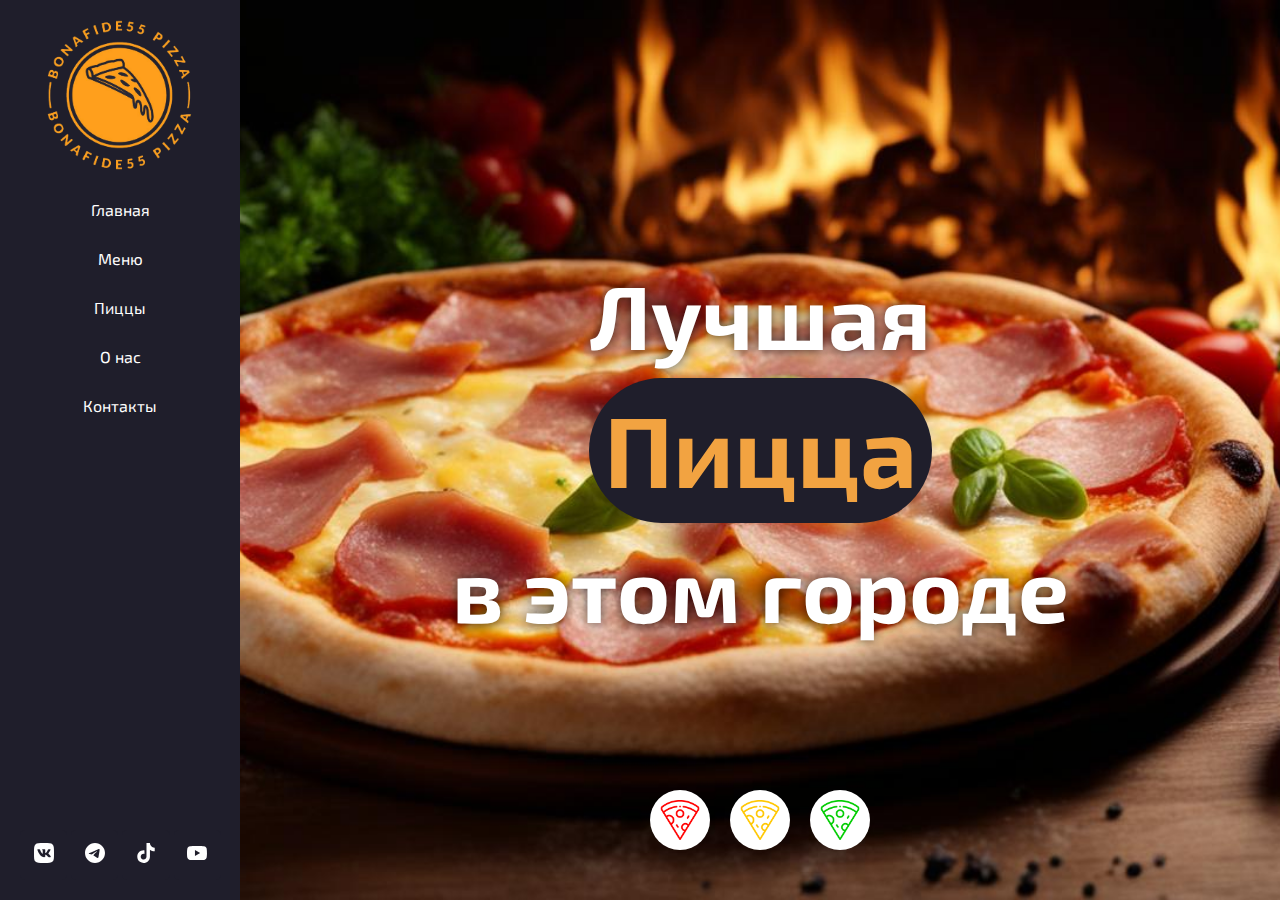
<file: index.html>
<!DOCTYPE html>
<html lang="ru">
<head>
    <meta charset="UTF-8">
    <meta name="viewport" content="width=device-width, initial-scale=1.0">
    <title>Главная - BonaFide Pizza</title>
    <link rel="stylesheet" href="style.css">
    <link rel="icon" href="img/favicon.png" type="image/png">
</head>
<body id="main-content">
    <header>
    <nav>
        <div class="popup">
            <img src="img\logo.png" alt="Логотип" id="logo" onclick="logo()"/>
            <div class="stobi-bilo"></div>
            <button class="btn" onclick="toggleMenu()">
                <span id="bar1"></span>
                <span id="bar2"></span>
                <span id="bar3"></span>
            </button>
        
                
            </div>
            <div class="popup-menu" id="popupMenu">
                <a href="index.html">Главная</a>
                <a href="menu.html">Меню</a>
                <a href="pizza.html">Пиццы</a>
                <a href="info.html">О нас</a>
                <a href="contact.html">Контакты</a>
            </div>
        </div>
        <img class="menu-desk" src="img\logo.png" alt="Логотип" id="logo" onclick="logo()"/>
        <a class="menu-desk" href="index.html">Главная</a>
        <a class="menu-desk" href="menu.html">Меню</a>
        <a class="menu-desk" href="pizza.html">Пиццы</a>
        <a class="menu-desk" href="info.html">О нас</a>
        <a class="menu-desk" href="contact.html">Контакты</a>

        <div class="icon-buttons">
            <button>
                <img width="20px" height="20px" src="icon/Vk-white.svg"/>
            </button>
            <button>
                <img width="20px" height="20px" src="icon/telegram-white.svg"/>
            </button>
            <button>
                <img width="20px" height="20px" src="icon/tik-tok-white.svg"/>
            </button>
            <button>
                <img width="20px" height="20px" src="icon/youtube-white.svg"/>
            </button>
        </div>
    </nav>
</header>

<div class="container">

    <div class="fon-text">
        <p>Лучшая</p>
    <div class="rectangle-box">
        <h1>Пицца</h1>
    </div>
    <p>в этом городе</p>
    </div>
    <div class="fon-button">
        <button onclick="changeBackground(1)"><img width="40px" height="40px" src="icon/red.png"/></button>
        <button onclick="changeBackground(2)"><img width="40px" height="40px" src="icon/orange.png"/></button>
        <button onclick="changeBackground(3)"><img width="40px" height="40px" src="icon/green.png"/></button>
    </div>
</div>

    <footer>
        <div class="icon-footer">
            <button>
                <img width="25px" height="25px" src="icon/Vk-white.svg"/>
            </button>
            <button>
                <img width="25px" height="25px" src="icon/telegram-white.svg"/>
            </button>
            <button>
                <img width="25px" height="25px" src="icon/tik-tok-white.svg"/>
            </button>
            <button>
                <img width="25px" height="25px" src="icon/youtube-white.svg"/>
            </button>
        </div>
    </footer>

    <script src="script.js" defer></script>

</body>
</html>
</file>
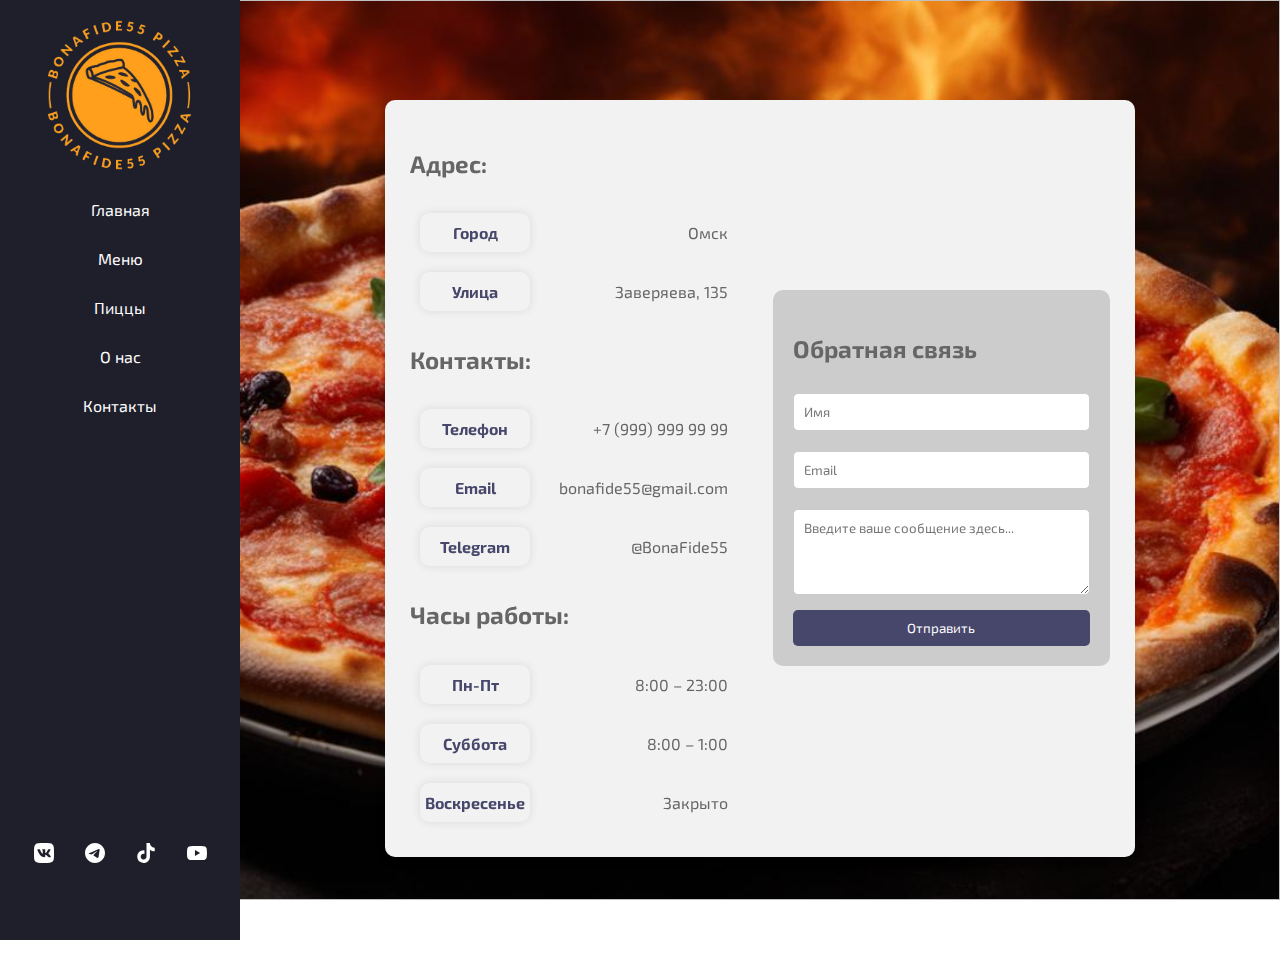
<file: contact.html>
<!DOCTYPE html>
<html lang="ru">
<head>
    <meta charset="UTF-8">
    <meta name="viewport" content="width=device-width, initial-scale=1.0">
    <title>Контакты - BonaFide Pizza</title>
    <link rel="stylesheet" href="style.css">
    <link rel="icon" href="img/favicon.png" type="image/png">
</head>
<body>
    <img class="fon-fixed">
    <header>
        <nav>
            <div class="popup">
                <img src="img\logo.png" alt="Логотип" id="logo" onclick="logo()"/>
                <div class="stobi-bilo"></div>
                <button class="btn" onclick="toggleMenu()">
                    <span id="bar1"></span>
                    <span id="bar2"></span>
                    <span id="bar3"></span>
                </button>
            
                    
                </div>
                <div class="popup-menu" id="popupMenu">
                    <a href="index.html">Главная</a>
                    <a href="menu.html">Меню</a>
                    <a href="pizza.html">Пиццы</a>
                    <a href="info.html">О нас</a>
                    <a href="contact.html">Контакты</a>
                </div>
            </div>
            <img class="menu-desk" src="img\logo.png" alt="Логотип" id="logo" onclick="logo()"/>
            <a class="menu-desk" href="index.html">Главная</a>
            <a class="menu-desk" href="menu.html">Меню</a>
            <a class="menu-desk" href="pizza.html">Пиццы</a>
            <a class="menu-desk" href="info.html">О нас</a>
            <a class="menu-desk" href="#">Контакты</a>
    
            <div class="icon-buttons">
                <button>
                    <img width="20px" height="20px" src="icon/Vk-white.svg"/>
                </button>
                <button>
                    <img width="20px" height="20px" src="icon/telegram-white.svg"/>
                </button>
                <button>
                    <img width="20px" height="20px" src="icon/tik-tok-white.svg"/>
                </button>
                <button>
                    <img width="20px" height="20px" src="icon/youtube-white.svg"/>
                </button>
            </div>
        </nav>
    </header>

    <main>
        <div class="contactdiv">
            <div class="contact-info">

                <h2>Адрес:</h2>
                
                <div class="info-rov">
                    <div class="row-contact">
                        <div class="box-contact">Город</div>
                        <div class="number">Омск</div>
                    </div>

                    <div class="row-contact">
                        <div class="box-contact">Улица</div>
                        <div class="number">Заверяева, 135</div>
                    </div>

                </div>

                <h2>Контакты:</h2>

                <div class="info-rov">
                    <div class="row-contact">
                        <div class="box-contact">Телефон</div>
                        <div class="number">+7 (999) 999 99 99</div>
                    </div>

                    <div class="row-contact">
                        <div class="box-contact">Email</div>
                        <div class="number">bonafide55@gmail.com</div>
                    </div>

                    <div class="row-contact">
                        <div class="box-contact">Telegram</div>
                        <div class="number">@BonaFide55</div>
                    </div>
                </div>
                    
                <h2>Часы работы:</h2>

                <div class="info-rov">
                    <div class="row-contact">
                        <div class="box-contact">Пн-Пт</div>
                        <div class="number">8:00 – 23:00</div>
                    </div>

                    <div class="row-contact">
                        <div class="box-contact">Суббота</div>
                        <div class="number">8:00 – 1:00</div>
                    </div>

                    <div class="row-contact">
                        <div class="box-contact">Воскресенье</div>
                        <div class="number">Закрыто</div>
                    </div>
                </div>

            </div>

            <div class="contact-forma">
                <div class="feedback-form">
                    <h2>Обратная связь</h2>
                    <div class="form">
                       
                        <input placeholder="Имя" type="text">
            
                      
                        <input placeholder="Email" type="email" id="email" name="email" disabled>
            
    
                        <textarea placeholder="Введите ваше сообщение здесь..." id="message" rows="4"></textarea>

                        <button class="btn2">Отправить</button>
                    </div>
                        
                    
                </div>
            </div>
        </div>
    </main>

    <footer>
        <div class="icon-footer">
            <button>
                <img width="25px" height="25px" src="icon/Vk-white.svg"/>
            </button>
            <button>
                <img width="25px" height="25px" src="icon/telegram-white.svg"/>
            </button>
            <button>
                <img width="25px" height="25px" src="icon/tik-tok-white.svg"/>
            </button>
            <button>
                <img width="25px" height="25px" src="icon/youtube-white.svg"/>
            </button>
        </div>
    </footer>

    <script src="script.js" defer></script>
</body>
</html>
</file>
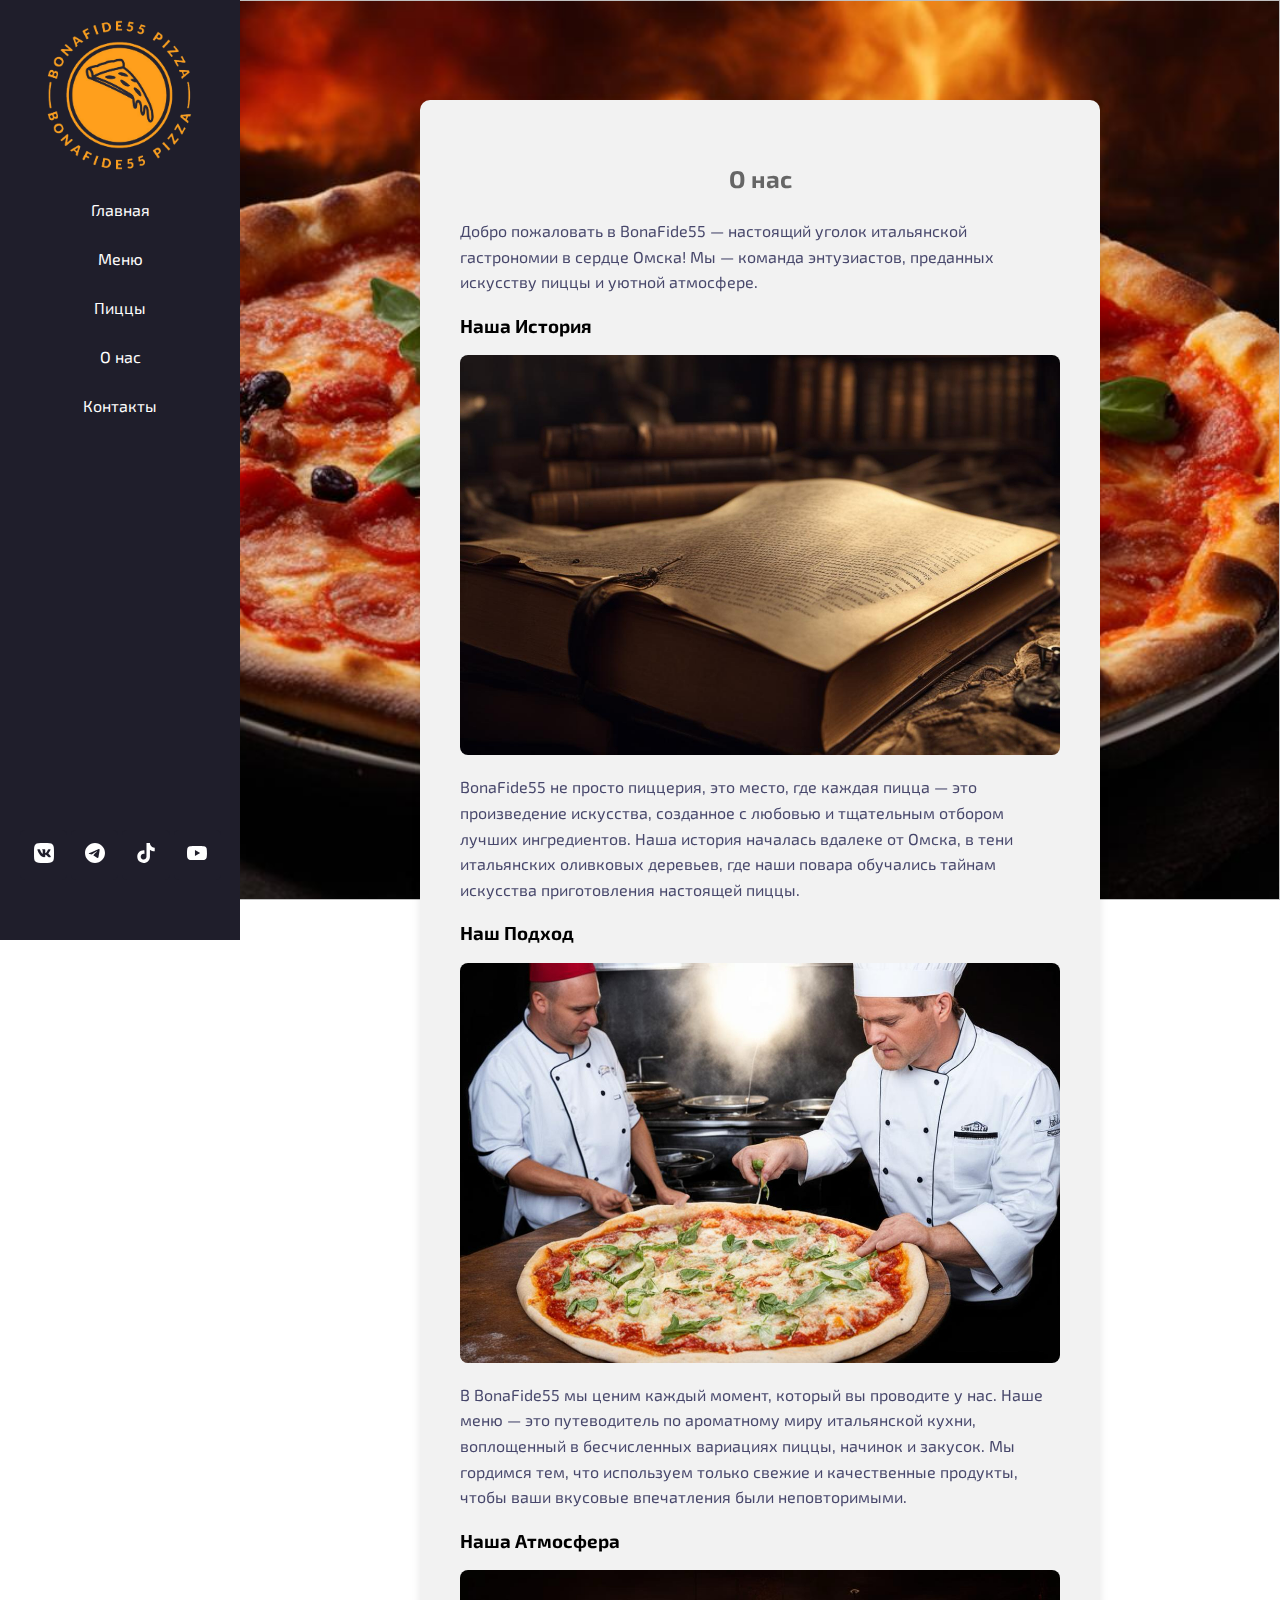
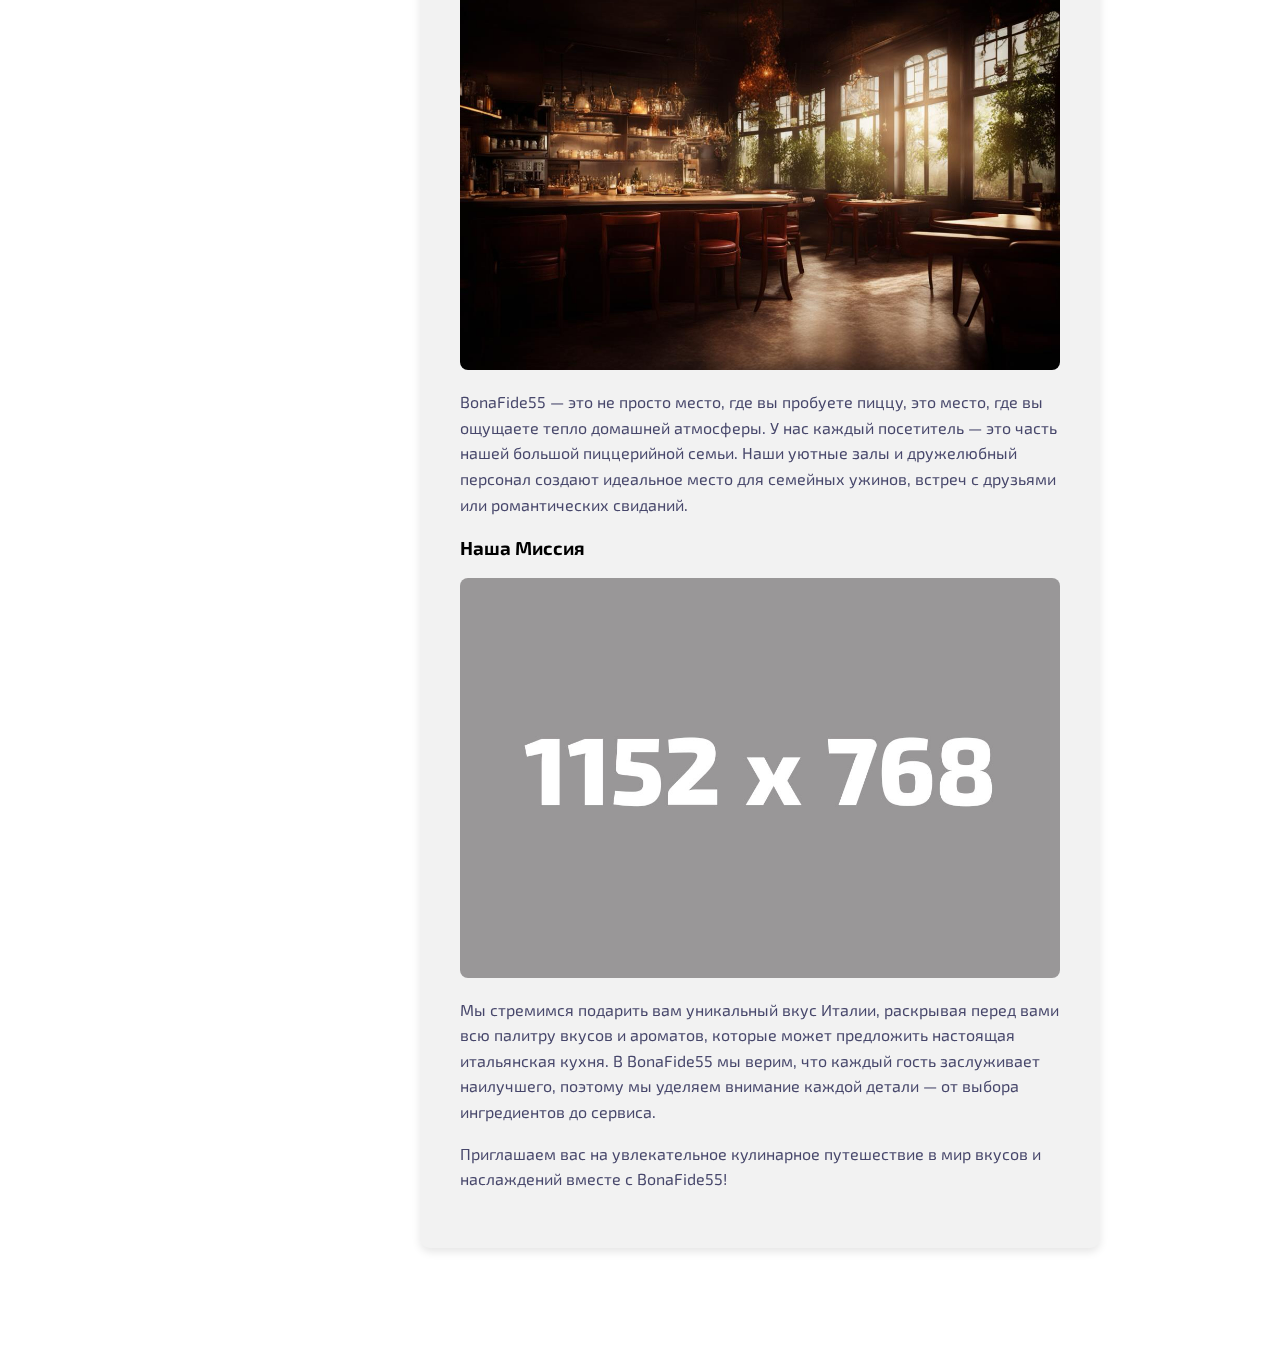
<file: info.html>
<!DOCTYPE html>
<html lang="ru">
<head>
    <meta charset="UTF-8">
    <meta name="viewport" content="width=device-width, initial-scale=1.0">
    <title>О нас - BonaFide Pizza</title>
    <link rel="stylesheet" href="style.css">
    <link rel="icon" href="img/favicon.png" type="image/png">
</head>
<body>
    <img class="fon-fixed">
    <header>
        <nav>
            <div class="popup">
                <img src="img\logo.png" alt="Логотип" id="logo" onclick="logo()"/>
                <div class="stobi-bilo"></div>
                <button class="btn" onclick="toggleMenu()">
                    <span id="bar1"></span>
                    <span id="bar2"></span>
                    <span id="bar3"></span>
                </button>
            
                    
                </div>
                <div class="popup-menu" id="popupMenu">
                    <a href="index.html">Главная</a>
                    <a href="menu.html">Меню</a>
                    <a href="pizza.html">Пиццы</a>
                    <a href="info.html">О нас</a>
                    <a href="contact.html">Контакты</a>
                </div>
            </div>
            <img class="menu-desk" src="img\logo.png" alt="Логотип" id="logo" onclick="logo()"/>
            <a class="menu-desk" href="index.html">Главная</a>
            <a class="menu-desk" href="menu.html">Меню</a>
            <a class="menu-desk" href="pizza.html">Пиццы</a>
            <a class="menu-desk" href="info.html">О нас</a>
            <a class="menu-desk" href="contact.html">Контакты</a>
    
            <div class="icon-buttons">
                <button>
                    <img width="20px" height="20px" src="icon/Vk-white.svg"/>
                </button>
                <button>
                    <img width="20px" height="20px" src="icon/telegram-white.svg"/>
                </button>
                <button>
                    <img width="20px" height="20px" src="icon/tik-tok-white.svg"/>
                </button>
                <button>
                    <img width="20px" height="20px" src="icon/youtube-white.svg"/>
                </button>
            </div>
        </nav>
    </header>

    <main>
        <div class="infodiv">
            <h2>О нас</h2>

            <p>Добро пожаловать в BonaFide55 — настоящий уголок итальянской гастрономии в сердце Омска! Мы — команда энтузиастов, преданных искусству пиццы и уютной атмосфере.</p>
    
            <h3>Наша История</h3>
            <img class="info-img" src="img/istoria.jpeg" alt="Наша История" />
            <p>BonaFide55 не просто пиццерия, это место, где каждая пицца — это произведение искусства, созданное с любовью и тщательным отбором лучших ингредиентов. Наша история началась вдалеке от Омска, в тени итальянских оливковых деревьев, где наши повара обучались тайнам искусства приготовления настоящей пиццы.</p>
    
            <h3>Наш Подход</h3>
            <img class="info-img" src="img/podhod.jpeg" alt="Наш Подход" />
            <p>В BonaFide55 мы ценим каждый момент, который вы проводите у нас. Наше меню — это путеводитель по ароматному миру итальянской кухни, воплощенный в бесчисленных вариациях пиццы, начинок и закусок. Мы гордимся тем, что используем только свежие и качественные продукты, чтобы ваши вкусовые впечатления были неповторимыми.</p>
    
            <h3>Наша Атмосфера</h3>
            <img class="info-img" src="img/atmosfera.jpeg" alt="Наша Атмосфера" />
            <p>BonaFide55 — это не просто место, где вы пробуете пиццу, это место, где вы ощущаете тепло домашней атмосферы. У нас каждый посетитель — это часть нашей большой пиццерийной семьи. Наши уютные залы и дружелюбный персонал создают идеальное место для семейных ужинов, встреч с друзьями или романтических свиданий.</p>
    
            <h3>Наша Миссия</h3>
            <img class="info-img" src="img/missia.jpg" alt="Наша Миссия" />
            <p>Мы стремимся подарить вам уникальный вкус Италии, раскрывая перед вами всю палитру вкусов и ароматов, которые может предложить настоящая итальянская кухня. В BonaFide55 мы верим, что каждый гость заслуживает наилучшего, поэтому мы уделяем внимание каждой детали — от выбора ингредиентов до сервиса.</p>
    
            <p>Приглашаем вас на увлекательное кулинарное путешествие в мир вкусов и наслаждений вместе с BonaFide55!</p>
        </div>
    </main>

    <footer>
        <div class="icon-footer">
            <button>
                <img width="25px" height="25px" src="icon/Vk-white.svg"/>
            </button>
            <button>
                <img width="25px" height="25px" src="icon/telegram-white.svg"/>
            </button>
            <button>
                <img width="25px" height="25px" src="icon/tik-tok-white.svg"/>
            </button>
            <button>
                <img width="25px" height="25px" src="icon/youtube-white.svg"/>
            </button>
        </div>
    </footer>

    <script src="script.js" defer></script>
</body>
</html>
</file>
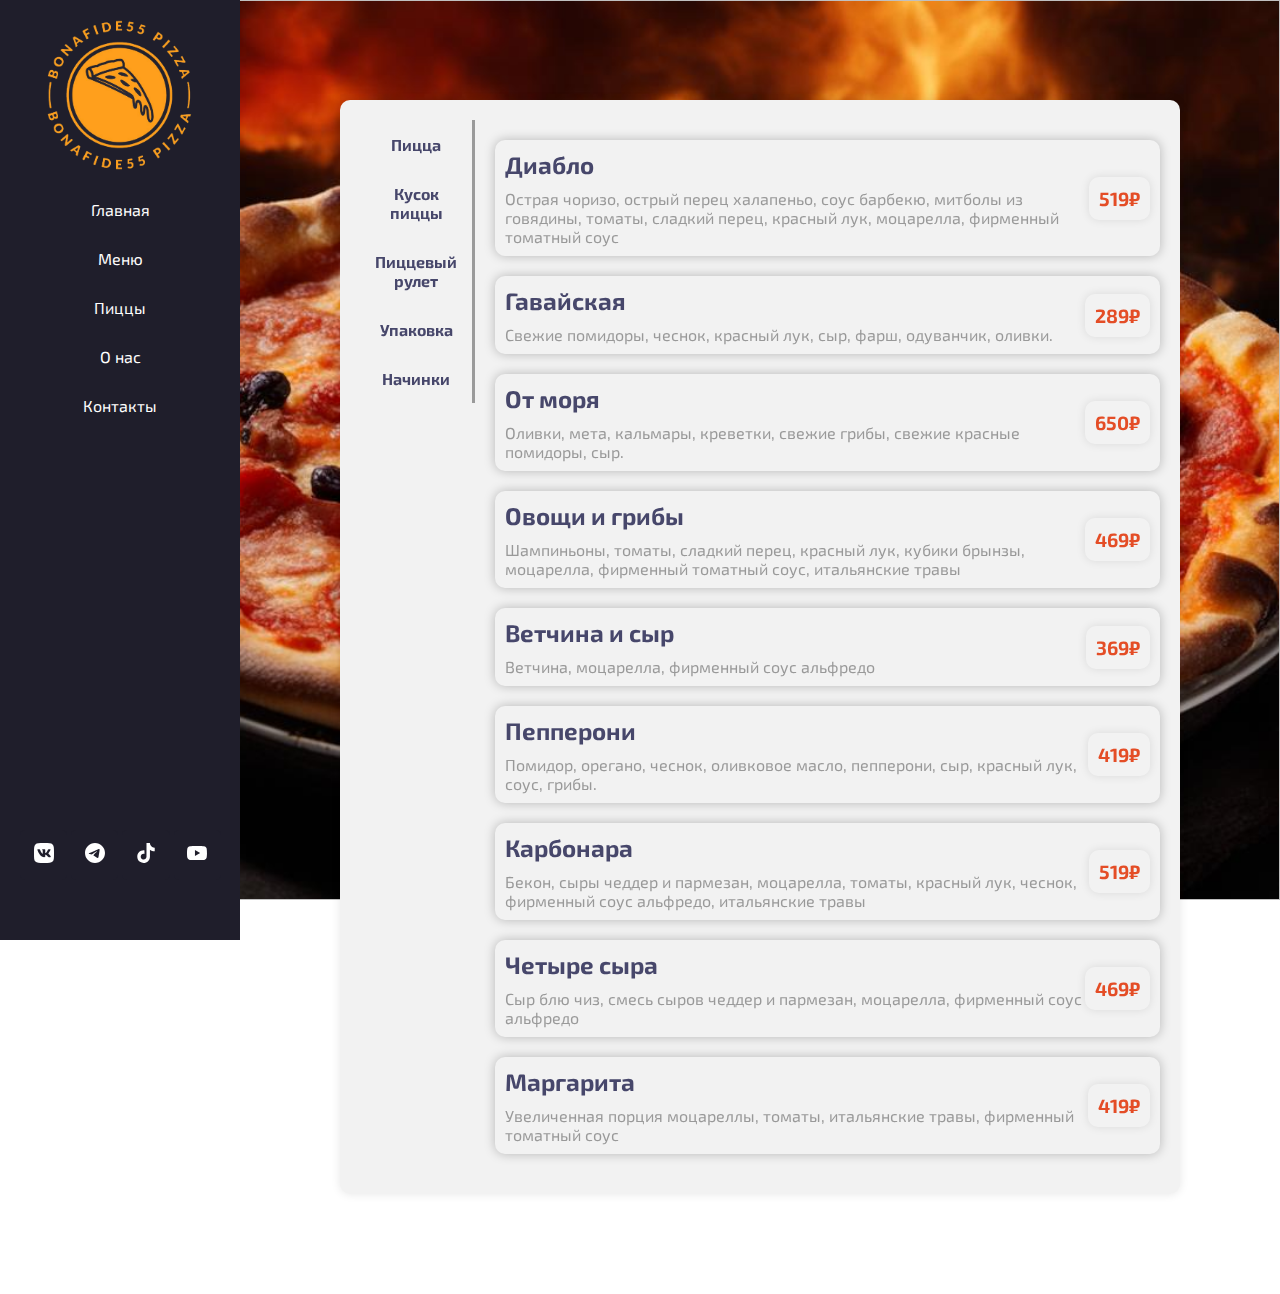
<file: menu.html>
<!DOCTYPE html>
<html lang="ru">
<head>
    <meta charset="UTF-8">
    <meta name="viewport" content="width=device-width, initial-scale=1.0">
    <title>Меню - BonaFide Pizza</title>
    <link rel="stylesheet" href="style.css">
    <link rel="icon" href="img/favicon.png" type="image/png">
</head>
<body>
    <img class="fon-fixed">
    <header>
        <nav>
            <div class="popup">
                <img src="img\logo.png" alt="Логотип" id="logo" onclick="logo()"/>
                <div class="stobi-bilo"></div>
                <button class="btn" onclick="toggleMenu()">
                    <span id="bar1"></span>
                    <span id="bar2"></span>
                    <span id="bar3"></span>
                </button>
            
                    
                </div>
                <div class="popup-menu" id="popupMenu">
                    <a href="index.html">Главная</a>
                    <a href="menu.html">Меню</a>
                    <a href="pizza.html">Пиццы</a>
                    <a href="info.html">О нас</a>
                    <a href="contact.html">Контакты</a>
                </div>
            </div>
            <img class="menu-desk" src="img\logo.png" alt="Логотип" id="logo" onclick="logo()"/>
            <a class="menu-desk" href="index.html">Главная</a>
            <a class="menu-desk" href="menu.html">Меню</a>
            <a class="menu-desk" href="pizza.html">Пиццы</a>
            <a class="menu-desk" href="info.html">О нас</a>
            <a class="menu-desk" href="#">Контакты</a>
    
            <div class="icon-buttons">
                <button>
                    <img width="20px" height="20px" src="icon/Vk-white.svg"/>
                </button>
                <button>
                    <img width="20px" height="20px" src="icon/telegram-white.svg"/>
                </button>
                <button>
                    <img width="20px" height="20px" src="icon/tik-tok-white.svg"/>
                </button>
                <button>
                    <img width="20px" height="20px" src="icon/youtube-white.svg"/>
                </button>
            </div>
        </nav>
    </header>



<main>
        <div class="main-container">
            <div class="horizontal-menu">
                <a href="#" onclick="changeContent('content1', event)">Пицца</a>
                <a href="#" onclick="changeContent('content2', event)">Кусок пиццы</a>
                <a href="#" onclick="changeContent('content3', event)">Пиццевый рулет</a>
                <a href="#" onclick="changeContent('content4', event)">Упаковка</a>
                <a href="#" onclick="changeContent('content5', event)">Начинки</a>
            </div>
            <div class="content-area" id="div1">
                <div class="content" id="content1">

                    <div class="pod-menu">
                        <div class="pod-menu-name">
                            <h2>Диабло</h2>
                            <p>Острая чоризо, острый перец халапеньо, соус барбекю, митболы из говядины, томаты, сладкий перец, красный лук, моцарелла, фирменный томатный соус</p>
                        </div>
                        <div class="box-price"><div class="pod-menu-price">519₽</div></div>
                    </div>

                    <div class="pod-menu">
                        <div class="pod-menu-name">
                            <h2>Гавайская</h2>
                            <p>Свежие помидоры, чеснок, красный лук, сыр, фарш, одуванчик, оливки.</p>
                        </div>
                        <div class="box-price"><div class="pod-menu-price">289₽</div></div>
                    </div>

                    <div class="pod-menu">
                        <div class="pod-menu-name">
                            <h2>От моря</h2>
                            <p>Оливки, мета, кальмары, креветки, свежие грибы, свежие красные помидоры, сыр.</p>
                        </div>
                        <div class="box-price"><div class="pod-menu-price">650₽</div></div>
                    </div>

                    <div class="pod-menu">
                        <div class="pod-menu-name">
                            <h2>Овощи и грибы</h2>
                            <p>Шампиньоны, томаты, сладкий перец, красный лук, кубики брынзы, моцарелла, фирменный томатный соус, итальянские травы</p>
                        </div>
                        <div class="box-price"><div class="pod-menu-price">469₽</div></div>
                    </div>

                    <div class="pod-menu">
                        <div class="pod-menu-name">
                            <h2>Ветчина и сыр</h2>
                            <p>Ветчина, моцарелла, фирменный соус альфредо</p>
                        </div>
                        <div class="box-price"><div class="pod-menu-price">369₽</div></div>
                    </div>

                    <div class="pod-menu">
                        <div class="pod-menu-name">
                            <h2>Пепперони</h2>
                            <p>Помидор, орегано, чеснок, оливковое масло, пепперони, сыр, красный лук, соус, грибы.</p>
                        </div>
                        <div class="box-price"><div class="pod-menu-price">419₽</div></div>
                    </div>

                    <div class="pod-menu">
                        <div class="pod-menu-name">
                            <h2>Карбонара</h2>
                            <p>Бекон, сыры чеддер и пармезан, моцарелла, томаты, красный лук, чеснок, фирменный соус альфредо, итальянские травы</p>
                        </div>
                        <div class="box-price"><div class="pod-menu-price">519₽</div></div>
                    </div>

                    <div class="pod-menu">
                        <div class="pod-menu-name">
                            <h2>Четыре сыра</h2>
                            <p>Сыр блю чиз, смесь сыров чеддер и пармезан, моцарелла, фирменный соус альфредо</p>
                        </div>
                        <div class="box-price"><div class="pod-menu-price">469₽</div></div>
                    </div>

                    <div class="pod-menu">
                        <div class="pod-menu-name">
                            <h2>Маргарита</h2>
                            <p>Увеличенная порция моцареллы, томаты, итальянские травы, фирменный томатный соус</p>
                        </div>
                        <div class="box-price"><div class="pod-menu-price">419₽</div></div>
                    </div>
                </div>

                <div class="content" id="content2" style="display: none;">

                    <div class="pod-menu">
                        <div class="pod-menu-name">
                            <h2>Диабло</h2>
                            <p>Острая чоризо, острый перец халапеньо, соус барбекю, митболы из говядины, томаты, сладкий перец, красный лук, моцарелла, фирменный томатный соус</p>
                        </div>
                        <div class="box-price"><div class="pod-menu-price">79₽</div></div>
                    </div>

                    <div class="pod-menu">
                        <div class="pod-menu-name">
                            <h2>Гавайская</h2>
                            <p>Свежие помидоры, чеснок, красный лук, сыр, фарш, одуванчик, оливки.</p>
                        </div>
                        <div class="box-price"><div class="pod-menu-price">62₽</div></div>
                    </div>

                    <div class="pod-menu">
                        <div class="pod-menu-name">
                            <h2>От моря</h2>
                            <p>Оливки, мета, кальмары, креветки, свежие грибы, свежие красные помидоры, сыр.</p>
                        </div>
                        <div class="box-price"><div class="pod-menu-price">79₽</div></div>
                    </div>

                    <div class="pod-menu">
                        <div class="pod-menu-name">
                            <h2>Овощи и грибы</h2>
                            <p>Шампиньоны, томаты, сладкий перец, красный лук, кубики брынзы, моцарелла, фирменный томатный соус, итальянские травы</p>
                        </div>
                        <div class="box-price"><div class="pod-menu-price">59₽</div></div>
                    </div>

                    <div class="pod-menu">
                        <div class="pod-menu-name">
                            <h2>Ветчина и сыр</h2>
                            <p>Ветчина, моцарелла, фирменный соус альфредо</p>
                        </div>
                        <div class="box-price"><div class="pod-menu-price">59₽</div></div>
                    </div>

                    <div class="pod-menu">
                        <div class="pod-menu-name">
                            <h2>Пепперони</h2>
                            <p>Помидор, орегано, чеснок, оливковое масло, пепперони, сыр, красный лук, соус, грибы.</p>
                        </div>
                        <div class="box-price"><div class="pod-menu-price">62₽</div></div>
                    </div>

                    <div class="pod-menu">
                        <div class="pod-menu-name">
                            <h2>Карбонара</h2>
                            <p>Бекон, сыры чеддер и пармезан, моцарелла, томаты, красный лук, чеснок, фирменный соус альфредо, итальянские травы</p>
                        </div>
                        <div class="box-price"><div class="pod-menu-price">79₽</div></div>
                    </div>

                    <div class="pod-menu">
                        <div class="pod-menu-name">
                            <h2>Четыре сыра</h2>
                            <p>Сыр блю чиз, смесь сыров чеддер и пармезан, моцарелла, фирменный соус альфредо</p>
                        </div>
                        <div class="box-price"><div class="pod-menu-price">79₽</div></div>
                    </div>

                    <div class="pod-menu">
                        <div class="pod-menu-name">
                            <h2>Маргарита</h2>
                            <p>Увеличенная порция моцареллы, томаты, итальянские травы, фирменный томатный соус</p>
                        </div>
                        <div class="box-price"><div class="pod-menu-price">59₽</div></div>
                    </div>

                </div>
                <div class="content" id="content3" style="display: none;">

                    <div class="pod-menu">
                        <div class="pod-menu-name">
                            <h2>Диабло</h2>
                            <p>Острая чоризо, острый перец халапеньо, соус барбекю, митболы из говядины, томаты, сладкий перец, красный лук, моцарелла, фирменный томатный соус</p>
                        </div>
                        <div class="roll-vibor">
                            <div class="roll-sh">
                                <div class="kol-sh">3 шт.</div>
                                <div class="pod-menu-price">249₽</div>
                            </div>
                            <div class="roll-sh">
                                <div class="kol-sh">6 шт.</div>
                                <div class="pod-menu-price">359₽</div>
                            </div>
                        </div>
                    </div>

                    <div class="pod-menu">
                        <div class="pod-menu-name">
                            <h2>Четыре сыра</h2>
                            <p>Сыр блю чиз, смесь сыров чеддер и пармезан, моцарелла, фирменный соус альфредо</p>
                        </div>
                        <div class="roll-vibor">
                            <div class="roll-sh">
                                <div class="kol-sh">3 шт.</div>
                                <div class="pod-menu-price">249₽</div>
                            </div>
                            <div class="roll-sh">
                                <div class="kol-sh">6 шт.</div>
                                <div class="pod-menu-price">359₽</div>
                            </div>
                        </div>
                    </div>

                    <div class="pod-menu">
                        <div class="pod-menu-name">
                            <h2>Ветчина и сыр</h2>
                            <p>Ветчина, моцарелла, фирменный соус альфредо</p>
                        </div>
                        <div class="roll-vibor">
                            <div class="roll-sh">
                                <div class="kol-sh">3 шт.</div>
                                <div class="pod-menu-price">249₽</div>
                            </div>
                            <div class="roll-sh">
                                <div class="kol-sh">6 шт.</div>
                                <div class="pod-menu-price">359₽</div>
                            </div>
                        </div>
                    </div>

                    <div class="pod-menu">
                        <div class="pod-menu-name">
                            <h2>Овощи и грибы</h2>
                            <p>Шампиньоны, томаты, сладкий перец, красный лук, кубики брынзы, моцарелла, фирменный томатный соус, итальянские травы</p>
                        </div>
                        <div class="roll-vibor">
                            <div class="roll-sh">
                                <div class="kol-sh">3 шт.</div>
                                <div class="pod-menu-price">249₽</div>
                            </div>
                            <div class="roll-sh">
                                <div class="kol-sh">6 шт.</div>
                                <div class="pod-menu-price">359₽</div>
                            </div>
                        </div>
                    </div>

                </div>
                <div class="content" id="content4" style="display: none;">
                    
                    <div class="pod-menu">
                        <div class="pod-menu-name">
                            <h2>Кусочек</h2>
                            <p>Коробка для одного кусочка пиццы</p>
                        </div>
                        <div class="box-price"><div class="pod-menu-price">22₽</div></div>
                    </div>

                    <div class="pod-menu">
                        <div class="pod-menu-name">
                            <h2>Начинки</h2>
                            <p>Коробка для всех видов дополнительных начинок</p>
                        </div>
                        <div class="box-price"><div class="pod-menu-price">22₽</div></div>
                    </div>

                    <div class="pod-menu">
                        <div class="pod-menu-name">
                            <h2>Семейная</h2>
                            <p>Коробка для большой пиццы на всю семью</p>
                        </div>
                        <div class="box-price"><div class="pod-menu-price">35₽</div></div>
                    </div>

                    <div class="pod-menu">
                        <div class="pod-menu-name">
                            <h2>Стандарт</h2>
                            <p>Коробка для пиццы стандартного размера. Невероятно удобная и стильная!</p>
                        </div>
                        <div class="box-price"><div class="pod-menu-price">30₽</div></div>
                    </div>

                </div>
                <div class="content" id="content5" style="display: none;">
                    
                    <div class="pod-menu">
                        <div class="pod-menu-name">
                            <h2>Овощи</h2>
                            <p>Рукола, кукуруза, петрушка, фасоль, помидоры, перец</p>
                        </div>
                        <div class="box-price"><div class="pod-menu-price">39₽</div></div>
                    </div>

                    <div class="pod-menu">
                        <div class="pod-menu-name">
                            <h2>Соусы</h2>
                            <p>Томатный, Сливочно-чесночный, Барбекю, Песто, Грибной, Альфредо</p>
                        </div>
                        <div class="box-price"><div class="pod-menu-price">29₽</div></div>
                    </div>

                    <div class="pod-menu">
                        <div class="pod-menu-name">
                            <h2>Сыры</h2>
                            <p>Моцарелла, Чеддер, Пармезан, Гауда, Фета</p>
                        </div>
                        <div class="box-price"><div class="pod-menu-price">69₽</div></div>
                    </div>

                </div>
            </div>
        </div>
</main>









    <footer>
        <div class="icon-footer">
            <button>
                <img width="25px" height="25px" src="icon/Vk-white.svg"/>
            </button>
            <button>
                <img width="25px" height="25px" src="icon/telegram-white.svg"/>
            </button>
            <button>
                <img width="25px" height="25px" src="icon/tik-tok-white.svg"/>
            </button>
            <button>
                <img width="25px" height="25px" src="icon/youtube-white.svg"/>
            </button>
        </div>
    </footer>

    <script src="script.js" defer></script>
</body>
</html>
</file>
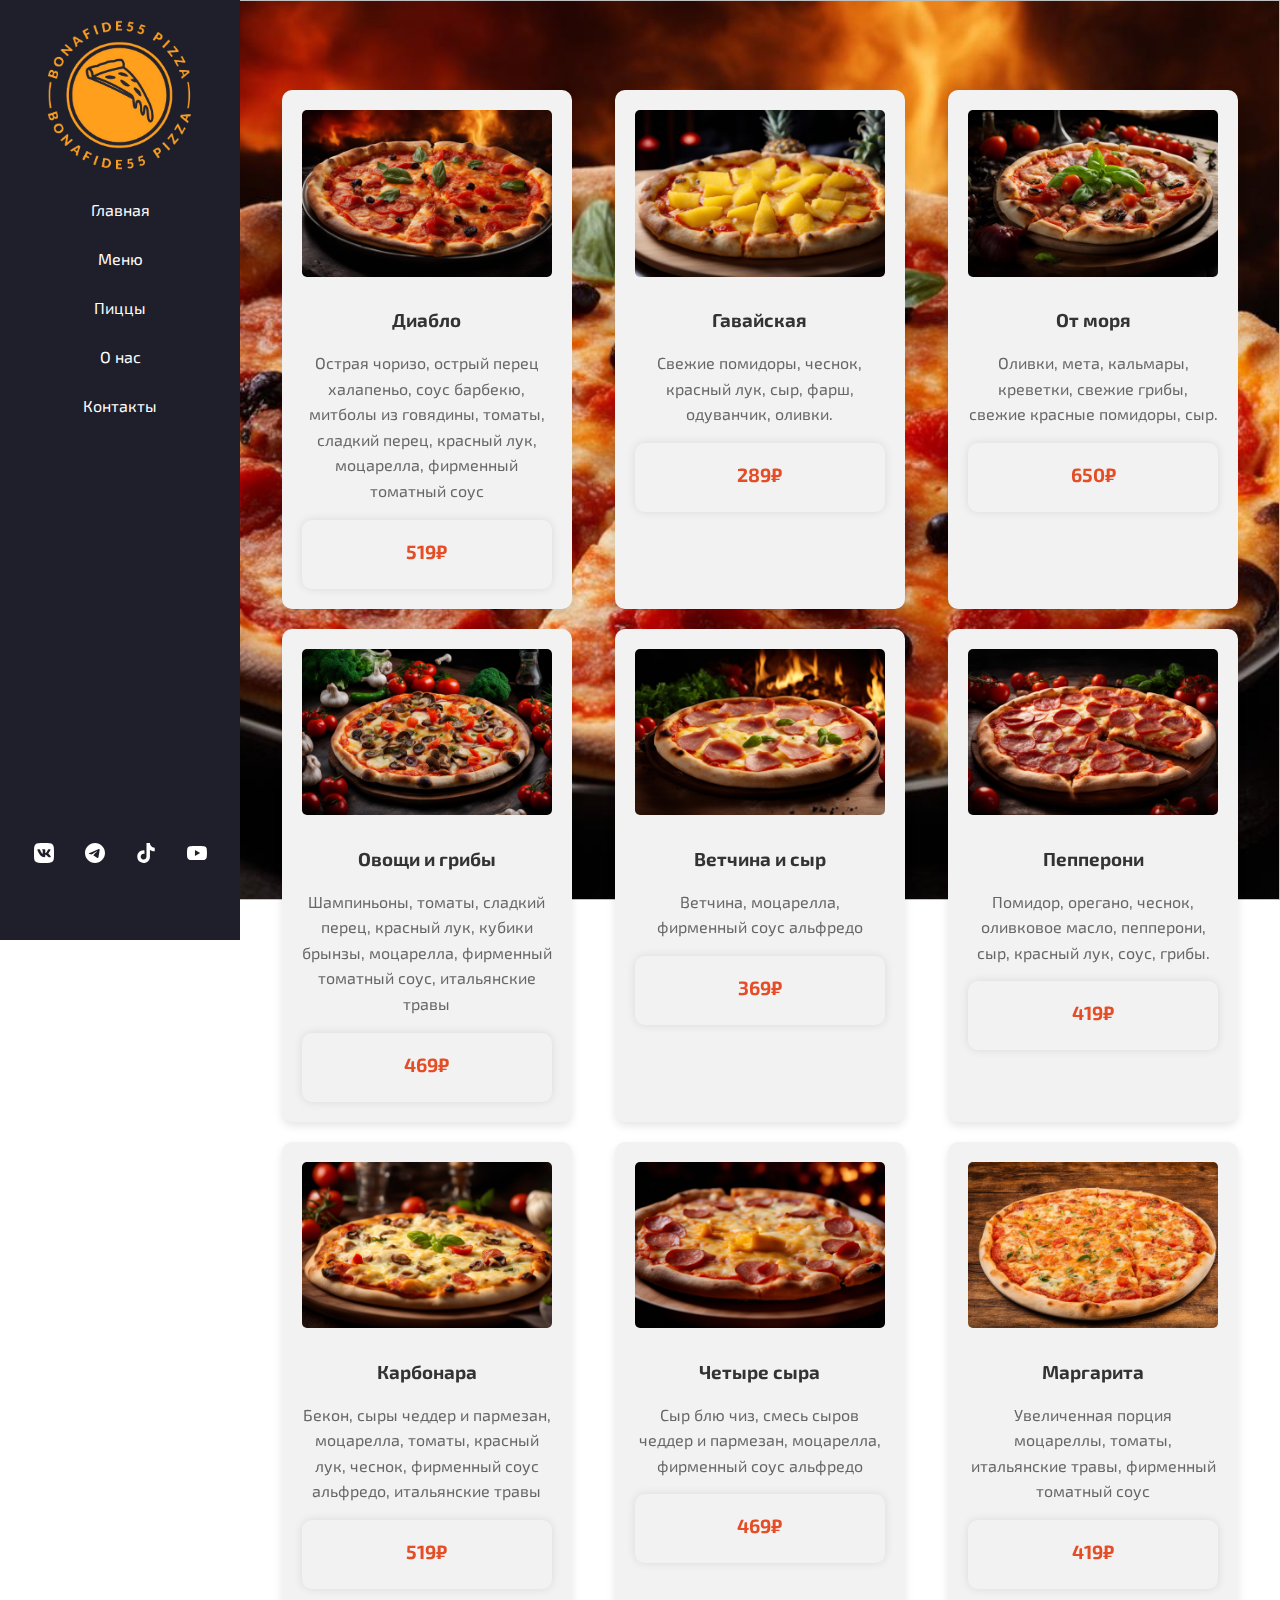
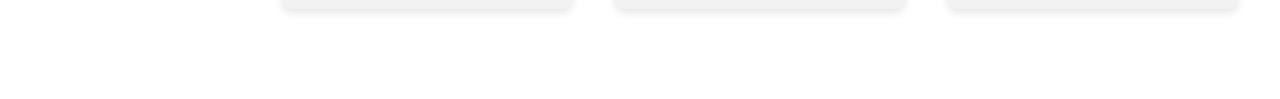
<file: pizza.html>
<!DOCTYPE html>
<html lang="ru">
<head>
    <meta charset="UTF-8">
    <meta name="viewport" content="width=device-width, initial-scale=1.0">
    <title>Пицца - BonaFide Pizza</title>
    <!-- Ваша таблица стилей (CSS) может быть подключена здесь -->
    <link rel="stylesheet" href="style.css">
    <link rel="icon" href="img/favicon.png" type="image/png">
</head>
<body>
    <img class="fon-fixed">
    <header>
        <nav>
            <div class="popup">
                <img src="img\logo.png" alt="Логотип" id="logo" onclick="logo()"/>
                <div class="stobi-bilo"></div>

                <button class="btn" onclick="toggleMenu()">
                    <span id="bar1"></span>
                    <span id="bar2"></span>
                    <span id="bar3"></span>
                </button>
            
                    
                </div>
                <div class="popup-menu" id="popupMenu">
                    <a href="index.html">Главная</a>
                    <a href="menu.html">Меню</a>
                    <a href="pizza.html">Пиццы</a>
                    <a href="info.html">О нас</a>
                    <a href="contact.html">Контакты</a>
                </div>
            </div>
            <img class="menu-desk" src="img\logo.png" alt="Логотип" id="logo" />
            <a class="menu-desk" href="index.html">Главная</a>
            <a class="menu-desk" href="menu.html">Меню</a>
            <a class="menu-desk" href="pizza.html">Пиццы</a>
            <a class="menu-desk" href="info.html">О нас</a>
            <a class="menu-desk" href="#">Контакты</a>
    
            <div class="icon-buttons">
                <button>
                    <img width="20px" height="20px" src="icon/Vk-white.svg"/>
                </button>
                <button>
                    <img width="20px" height="20px" src="icon/telegram-white.svg"/>
                </button>
                <button>
                    <img width="20px" height="20px" src="icon/tik-tok-white.svg"/>
                </button>
                <button>
                    <img width="20px" height="20px" src="icon/youtube-white.svg"/>
                </button>
            </div>
        </nav>
    </header>

<main>
    <div class="product-container">
        <div class="product">
            <img src="img/diablo.jpg" alt="Товар 1">
            <h3>Диабло</h3>
            <p>Острая чоризо, острый перец халапеньо, соус барбекю, митболы из говядины, томаты, сладкий перец, красный лук, моцарелла, фирменный томатный соус</p>
            <div class="box-price"><h2 class="price">519₽</h2></div>
        </div>

        <div class="product">
            <img src="img/gavayskaya.jpg" alt="Товар 2">
            <h3>Гавайская</h3>
            <p>Свежие помидоры, чеснок, красный лук, сыр, фарш, одуванчик, оливки.</p>
            <div class="box-price"><h2 class="price">289₽</h2></div>
        </div>

        <div class="product">
            <img src="img/ot morya.jpg" alt="Товар 3">
            <h3>От моря</h3>
            <p>Оливки, мета, кальмары, креветки, свежие грибы, свежие красные помидоры, сыр.</p>
            <div class="box-price"><h2 class="price">650₽</h2></div>
        </div>

        <div class="product">
            <img src="img/ovosi.jpg" alt="Товар 3">
            <h3>Овощи и грибы</h3>
            <p>Шампиньоны, томаты, сладкий перец, красный лук, кубики брынзы, моцарелла, фирменный томатный соус, итальянские травы</p>
            <div class="box-price"><h2 class="price">469₽</h2></div>
        </div>

        <div class="product">
            <img src="img/vetchina.jpg" alt="Товар 3">
            <h3>Ветчина и сыр</h3>
            <p>Ветчина, моцарелла, фирменный соус альфредо</p>
            <div class="box-price"><h2 class="price">369₽</h2></div>
        </div>

        <div class="product">
            <img src="img/pepperony.jpg" alt="Товар 3">
            <h3>Пепперони</h3>
            <p>Помидор, орегано, чеснок, оливковое масло, пепперони, сыр, красный лук, соус, грибы.</p>
            <div class="box-price"><h2 class="price">419₽</h2></div>
        </div>

        <div class="product">
            <img src="img/karbonara.jpg" alt="Товар 3">
            <h3>Карбонара</h3>
            <p>Бекон, сыры чеддер и пармезан, моцарелла, томаты, красный лук, чеснок, фирменный соус альфредо, итальянские травы</p>
            <div class="box-price"><h2 class="price">519₽</h2></div>
        </div>

        <div class="product">
            <img src="img/4 sira.jpg" alt="Товар 3">
            <h3>Четыре сыра</h3>
            <p>Сыр блю чиз, смесь сыров чеддер и пармезан, моцарелла, фирменный соус альфредо</p>
            <div class="box-price"><h2 class="price">469₽</h2></div>
        </div>

        <div class="product">
            <img src="img/margarita.jpg" alt="Товар 3">
            <h3>Маргарита</h3>
            <p>Увеличенная порция моцареллы, томаты, итальянские травы, фирменный томатный соус</p>
            <div class="box-price"><h2 class="price">419₽</h2></div>
        </div>
       
    </div>
  
</main>

<footer>
    <div class="icon-footer">
        <button>
            <img width="25px" height="25px" src="icon/Vk-white.svg"/>
        </button>
        <button>
            <img width="25px" height="25px" src="icon/telegram-white.svg"/>
        </button>
        <button>
            <img width="25px" height="25px" src="icon/tik-tok-white.svg"/>
        </button>
        <button>
            <img width="25px" height="25px" src="icon/youtube-white.svg"/>
        </button>
    </div>
</footer>

<script src="script.js" defer></script>
</body>
</html>
</file>
<file: style.css>
@font-face {
    font-family: Exo2;
    src: url(fonts/Exo2-VariableFont_wght.ttf);
}

body {
    font-family: Exo2;
    margin: 0;
    padding: 0;
    overflow-x: hidden;
    box-sizing: border-box;
    height: 100vh;
    
}
header {
    padding: 0;
    margin: 0;
}

/* Добавляем стили для вертикального меню */
nav {
    background-color: #1f1e2b;
    padding: 20px;
    width: 200px;
    height: 100%;
    left: 0;
    top: 0;
    text-align: center;
    display: flex;
    flex-direction: column;
    position: fixed;
    margin: 0;
    z-index: 1;
}
.menu-desk{
    display: flex;
    
    flex-direction: column;
}

.fon-fixed {
    background-image: url(img/diablo.jpg);
    background-size: cover;
    background-repeat: no-repeat;
    background-position: center;
    position: fixed;
    z-index:-1;
    width: 100%;
    height: 100%;
    
}



main {
    padding: 20px;
    margin-left: 240px;
}

section {
    margin-bottom: 20px;
}

footer {
    display: none;
    background-color: #1f1e2b;
    color: #fff;
    text-align: center;
    padding-top: 0.5em;
    padding-bottom: 0.5em;
    position: fixed;
    bottom: 0;
    width: 100%;
    margin: 0;
    
}

#logo {
    display: block;
    width: 150px;/* Задайте ширину логотипа по вашему усмотрению */
    height: 150px;
    margin-bottom: 20px; /* Добавим отступ между логотипом и пунктами меню */
    margin: 0 auto; /* Центрируем логотип с помощью автоматических отступов по горизонтали */
    margin-bottom: 20px;
    cursor: pointer;
}

nav a {
    display: block;
    color: #ffffff;
    text-decoration: none;
    padding: 10px;
    margin-bottom: 10px;
    border-radius: 5px;
    transition: background-color 0.3s;
}

nav a:hover {
    background-color: #f2a341;
}

.icon-footer {
    display: flex;
    align-items: center;
    justify-content: center;
    flex-direction: row;
    width: 100%;
}
.icon-footer button {
    background-color: #1f1e2b;
    color: #fff;
    border: none;
    margin: 0 10px 0;
    padding: 10px;
    width: 45px;
    height: 45px;
    border-radius: 5px;
    cursor: pointer;
    transition: background-color 0.3s;
}

.icon-footer button:hover {
    background-color: #f2a341;
}
.icon-buttons {
    position: fixed;
    bottom: 20px;
}

.icon-buttons button {
    background-color: #1f1e2b;
    color: #fff;
    border: none;
    padding: 13.6px;
    border-radius: 5px;
    cursor: pointer;
    transition: background-color 0.3s;
}

.icon-buttons button:hover {
    background-color: #f2a341;
}
#main-content {
    display: flex;
    background-size: cover;
    background-position: center;
    transition: background-image 1s ease-in-out;
    background-repeat: no-repeat;
    overflow: hidden;
    
}

.container{
    height: 100%;
    margin-left: 240px;
    width: 100%;
    display: flex;
    justify-content: space-evenly;

}
.container-menu{
    height: 100%;
    margin-left: 240px;
    display: flex;

}
.fon-text {
    height: 100%;
    width: 100%;
    display: flex;
    justify-content: center;
    color: #ffffff;
    align-items: center;
    flex-direction: column;
}
.fon-text h1 {
    font-size: 100px;
    font-weight: 700;
    margin: 0;
    color: #f2a341;
    margin-top: -5px;

}
.fon-text p {
    font-size: 90px;
    font-weight: 700;
    margin: 10px;
    text-shadow: 0px 0px 12px rgb(0 0 0 / 69%);
}
.rectangle-box {
    background-color: #1f1e2b;
    padding: 15px;
    border-radius: 100px; 
    box-shadow: 0 0 10px rgba(0, 0, 0, 0.1); 
}
.fon-button {
    justify-content: center;
    flex-direction: row;
    display: flex !important;
    padding-bottom: 40px;
    bottom: 0;
    width: 100%;
    height: 80px;
    position: fixed;
    
}

.fon-button button {
    background-color: white;
    color: #fff;
    border: none;
    padding: 10px;
    margin: 10px;
    border-radius: 100px;
    cursor: pointer;
    transition: background-color 0.3s;
}

.fon-button button:hover {
    background-color: #f2a341;
}
.infodiv {
    background-color: #f2f2f2;
    max-width: 600px;
    margin: 80px auto;
    padding: 40px;
    border-radius: 10px;
    box-shadow: 0 4px 8px rgba(0, 0, 0, 0.1);
    text-align: left;
}
.infodiv p{
    line-height: 1.6;
    color: #47476b;
}
.infodiv h2{
    color: #666;
    line-height: 1.6;
    text-align: center;
}
.contactdiv {
    background-color: #f2f2f2;
    max-width: 700px;
    margin: 80px auto;
    padding: 25px;
    border-radius: 10px;
    box-shadow: 0 4px 8px rgba(0, 0, 0, 0.1);
    text-align: left;
    display: flex;
    flex-direction: row;
    justify-content: space-between;
}
.contactdiv p{
    line-height: 1.6;
    color: #47476b;
    text-align: left;
}
.contactdiv h2{
    color: #666;
    line-height: 1.6;
    text-align: left;
}
.contact-info{
    width: 50%;
}
.contact-forma{
    width: 50%;
    display: flex;
    align-items: center;
    padding-left: 25px;
}
.row-contact{
    display: flex;
    flex-direction: row;
    margin: 10px;
    justify-content: space-between;
}
.number{
    display: flex;
    align-items: center;
    color: #666;
    padding: 10px;
    white-space: nowrap;
}
.imgcenter{
    text-align: center;
}
.product-container {
    display: flex;
    flex-wrap: wrap;
    justify-content: space-around;
    max-width: 1200px;
    margin: 60px auto;
}

.product {
    background-color: #f2f2f2;
    width: 25%; /* Устанавливаем ширину товара в одном ряду */
    padding: 20px;
    margin: 10px;
    border-radius: 10px;
    box-shadow: 0 4px 8px rgba(0, 0, 0, 0.1);
    text-align: center;
}

.popup{
    display: none;
    
}

.product img {
    max-width: 100%;
    border-radius: 5px;
    margin-bottom: 10px;
}

.product h3 {
    color: #333;
}

.product p {
    color: #666;
    line-height: 1.6;
}

.price {
    font-size: 1.2em;
    font-weight: bold;
    margin-top: 10px;
    color: #e44d26;
}

.pod-menu {
    display: flex;
    margin: 20px 0 20px 0;
    box-shadow: 0 0 11px 0px rgb(0 0 0 / 25%);
    padding: 10px;
    border-radius: 10px;
    justify-content: space-between;
    align-content: space-between;
    align-items: center;
}
.pod-menu-name {
    display: flex;
    flex-direction: column;
    
}
.pod-menu-name h2{
margin: 0 0 10px 0;
color: #47476b;
}
.pod-menu-name p{
margin: 0 0 0 0;
color: #999999;
}
.pod-menu-price {
    display: flex;
    align-items: center;
    color: #e44d26;
    font-size: 1.2em;
    font-weight: bold;
}

.popup-menu{
    display: none;
}
.main-container {
    max-width: 800px;
    padding: 20px;
    background-color: #f2f2f2;
    border-radius: 10px;
    box-shadow: 0 0 10px rgba(0, 0, 0, 0.1);
    display: flex;
    flex-direction: row;
    align-items: flex-start;
    margin: 80px auto;
}

.horizontal-menu {
    display: flex;
    flex-direction: column;
    flex-wrap: wrap;
    justify-content: center;
    border-right-style: outset;
}

.horizontal-menu a {
    text-decoration: none;
    color: #47476b;
    padding: 5px;
    transition: background-color 0.3s;
    margin: 10px;
    text-align: center;
    font-weight: bold;
}

.horizontal-menu a:hover {
    color: #f2a341;
    ;
}

.content-area {
    animation: fadeInOut 0.5s ease-out;
    padding-left: 20px;
}

.roll-vibor {
    flex-direction: column;
    display: flex;
    align-items: center;
    justify-content: center;
}
.roll-sh{
    display: flex;
    align-items: center;
    color: #e44d26;
    font-weight: bold;
    padding: 5px;
    flex-direction: row;
    box-shadow: 0 0 10px rgba(0, 0, 0, 0.1);
    margin: 5px;
    border-radius: 10px;

}
.kol-sh{
    white-space: nowrap;
    font-size: 1.2em;
    padding-top: 5px;
    padding-bottom: 5px;
    padding-right: 10px;
    color: #47476b;
}
.box-price{
    box-shadow: 0 0 10px rgba(0, 0, 0, 0.1);
    padding: 10px;
    border-radius: 10px;
    display: flex;
    justify-content: center;
}
.box-contact{
    box-shadow: 0 0 10px rgba(0, 0, 0, 0.1);
    padding: 10px;
    border-radius: 10px;
    display: flex;
    justify-content: center;
    color: #47476b;
    font-weight: bold;
    width: 90px;
}
.info-rov{
    display: flex;
    flex-direction:column;
    width: 100%;
}
.feedback-form {
    margin: 50px auto;
    padding: 20px;
    background-color: #ccc;
    border-radius: 10px;
    width: 100%;
    color: #fff8f8;
}
.form {
    display: flex;
    flex-direction: column;
}
label {
    margin-top: 10px;
}

input, textarea {
    padding: 10px;
    margin: 5px 0 15px 0;
    border: 1px solid #ccc;
    border-radius: 5px;
    background-color: #fff;
    font-family: 'Exo2';
    color: #47476b;
}
.btn2{
    padding: 10px;
    background-color: #47476b;
    color: #fff;
    border: none;
    border-radius: 5px;
    cursor: pointer;
    transition: background-color 0.3s;
    font-family: Exo2;
}
.btn2:hover {
    background-color: #f2a341;
    ;
}
.info-img {
    max-width: 100%;
    height: auto;
    border-radius: 8px;
}

@keyframes fadeInOut {
    0% {
        opacity: 1;
        transform: scale(1);
    }
    50% {
        opacity: 0;
        transform: scale(0.7);
    }
    100% {
        opacity: 1;
        transform: scale(1);
    }
}

/* Медиа-запрос для адаптации макета на мобильных устройствах */
@media only screen and (max-width: 768px) {
    .product {
        width: 100%; /* На мобильных устройствах ширина товара будет 100% */
    }
    main {
        padding: 20px;
        margin-left: 0;
    }
    .horizontal-menu {
        flex-direction: row;
        align-items: center;
        border-bottom-style: outset;
        border-right-style: none;
    }
    .main-container{
        flex-direction: column;
        align-items: center;
    }
    .content-area {
        animation: fadeInOut 0.5s ease-out;
        padding-left: 0;
        
    }
    .horizontal-menu a {
        margin-bottom: 10px;
    }
    }


@media (max-width: 768px){
    .popup{
        display: flex !important;
        width: 100%;
        height: 100%;
    }

    .fon-text h1 {
        font-size: 50px;
        font-weight: 700;
        margin: 0;
        margin-top: -5px;
    
    }
    .fon-text p {
        font-size: 40px;
        font-weight: 700;
        margin: 10px;
        text-shadow: 0px 0px 12px rgb(0 0 0 / 69%);
    }

    nav {
        display:flex;
        background-color: #1f1e2b;
        padding: 0 !important;
        width: 100%;
        height: 80px;
        left: 0;
        top: 0;
        text-align: center;
        display: flex;
        
        position: fixed;
    }
    
    .popup-menu {
        display: flex !important;
        flex-direction: column;
        background-color: #1f1e2b;
        color: #ffffff;
        padding: 10px;
        z-index: -1;
        margin-top: -245px;
        transition: margin-top 1s;
    }

    .stobi-bilo{
        background-color: #1f1e2b;
        height: 100%;
        width: 100%;
        display: flex;
    }

    .popup-menu a {
        color: #ffffff;
        text-decoration: none;
        display: block;
        padding: 8px;
        z-index: -1;
        transition: background-color 0.3s;
    }

    .popup-menu a:hover {
        background-color: #555;
    }
    #logo {
        display: block;
        width: 60px;/* Задайте ширину логотипа по вашему усмотрению */
        height: 60px;
        padding: 10px;
        margin: 0 auto;
        margin-left: 10px; /* Центрируем логотип с помощью автоматических отступов по горизонтали */
        cursor: pointer;
    }
    .icon-buttons{
        display: none !important;
    }
    .menu-desk{
        display: none !important;
    }
    footer {
        display: flex !important;
    }
    .fon-button {
        justify-content: center;
        flex-direction: row;
        display: flex !important;
        padding-bottom: 100px;
        bottom: 0;
        width: 100%;
        height: 80px;
        position: fixed;
    }
    .container{
        height: 100%;
        margin-left: 0;
        width: 100%;
        display: flex;
        justify-content: space-evenly;
    }

    .btn {
        background: none;
        border: none;
        cursor: pointer;
        display: flex;
        flex-direction: column;
        align-items: center;
        justify-content: center;
        height: 30px;
        margin: 22px 30px 0 0;
        background-color: #1f1e2b;
    }
    
    #bar1, #bar2, #bar3 {
        background-color: #f2a341;
        height: 4px;
        width: 30px;
        margin: 3px 0;
        transition: width 0.4s;
        transition: 0.4s; /* Добавляем анимацию перехода */
    }

    .btn.active #bar1 {
        transform: rotate(-45deg) translate(-6px, 7px);
    }
    
    .btn.active #bar2 {
        opacity: 0;
    }
    
    .btn.active #bar3 {
        transform: rotate(45deg) translate(-6px, -7px);
    }
    .pod-menu {
        flex-direction: column;
        display: flex;
        align-items: center;
    }
    .roll-vibor {
        flex-direction: row;
        justify-content: space-around;
    }
    .pod-menu-name h2 {
        text-align: center;
    }
    .pod-menu-name p {
        text-align: center;
        margin-bottom: 10px;
    }
    .pod-menu-price {
        justify-content: center;
    }
    .contactdiv {
        flex-direction: column;
        padding: 10px;
    }
    .contact-info {
        width: 100%;
        display: flex;
        flex-direction: column;
        align-items: center;
    }
    .contact-forma {
        width: 100%;
        padding-left: 0;
    }
}
</file>
